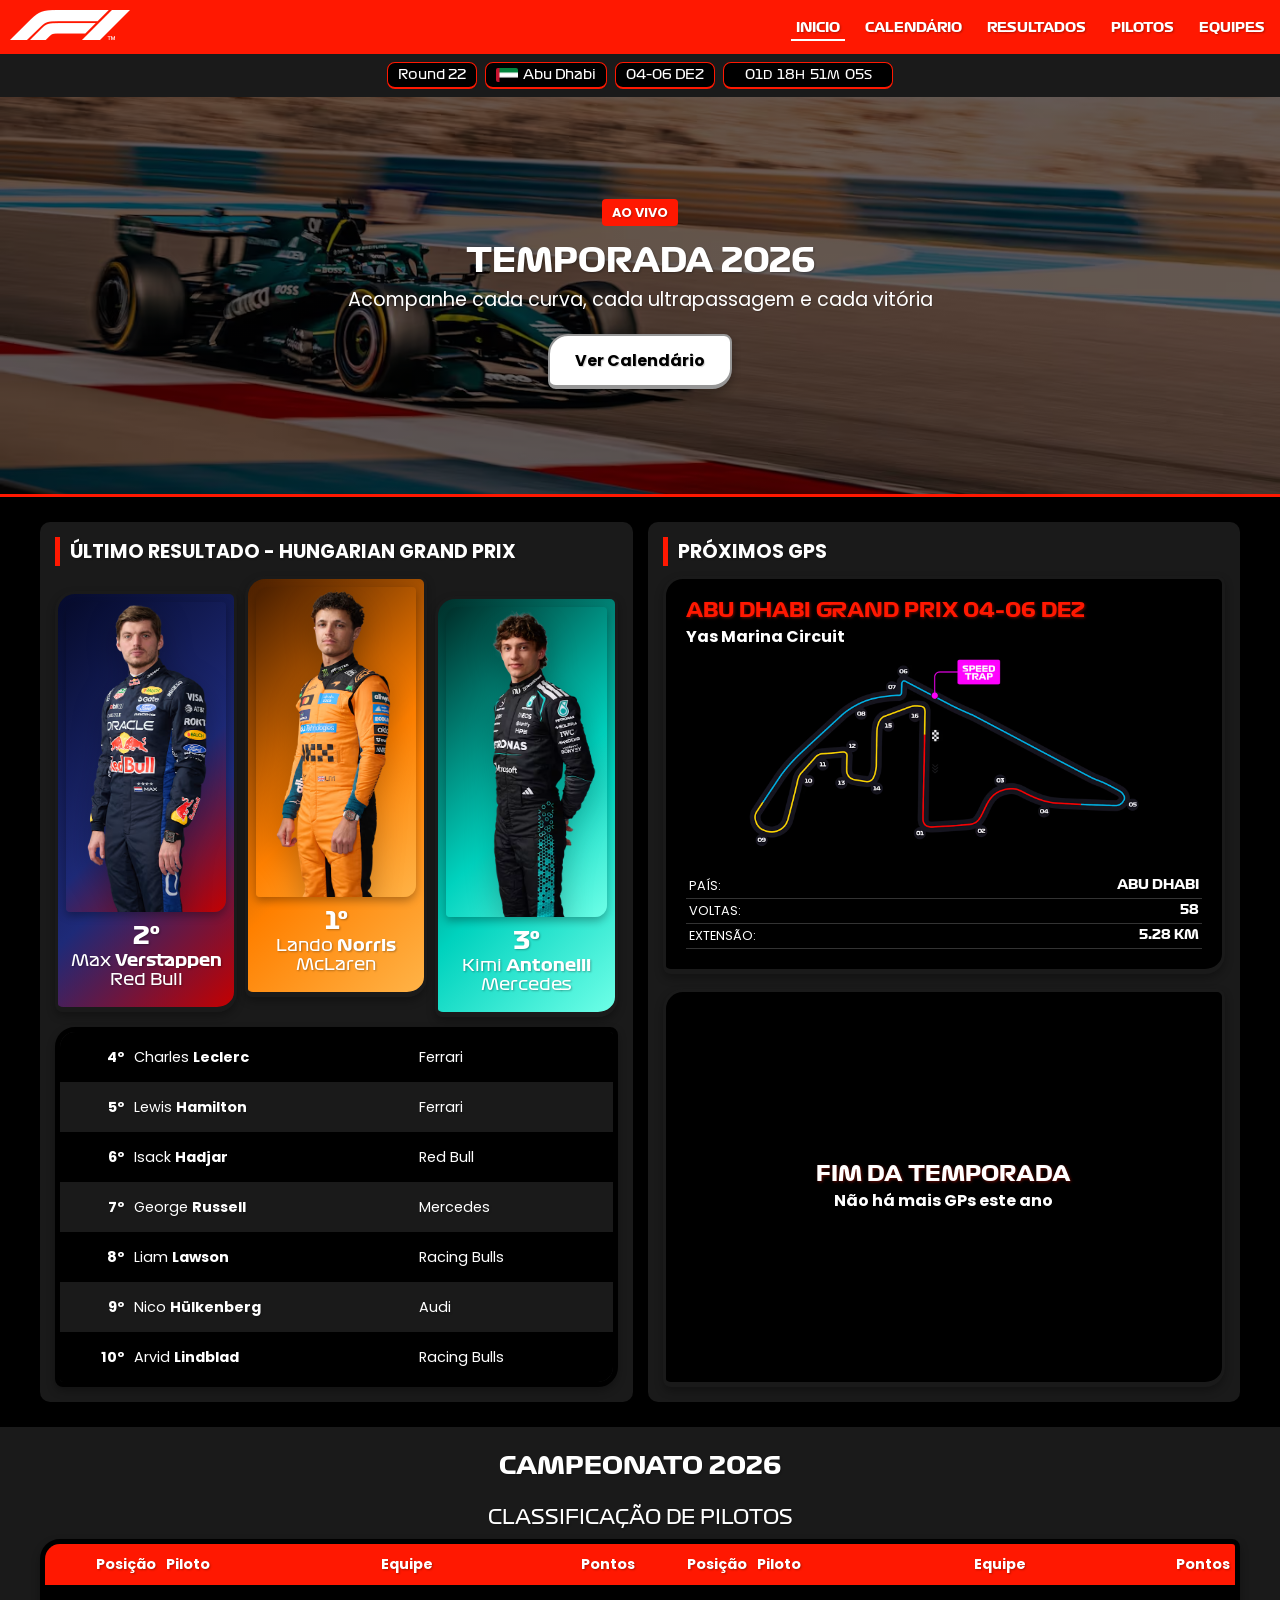
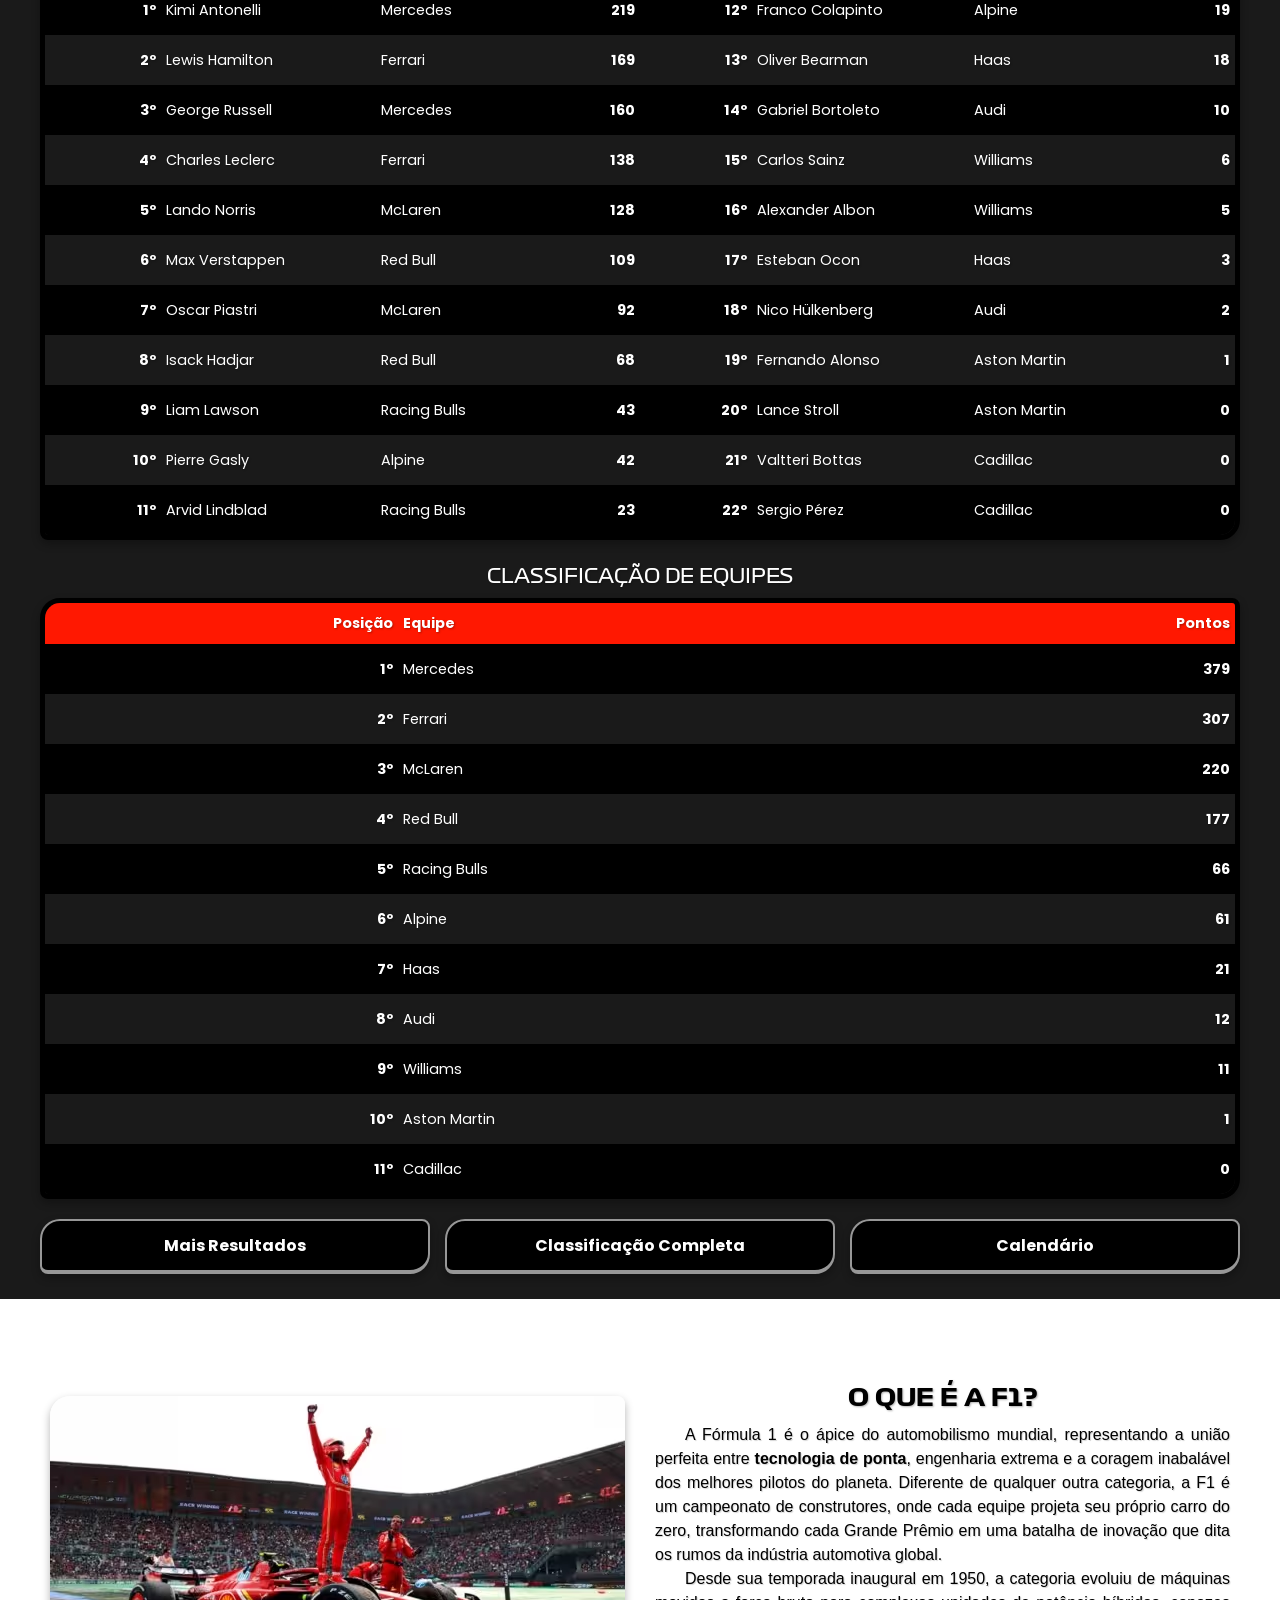
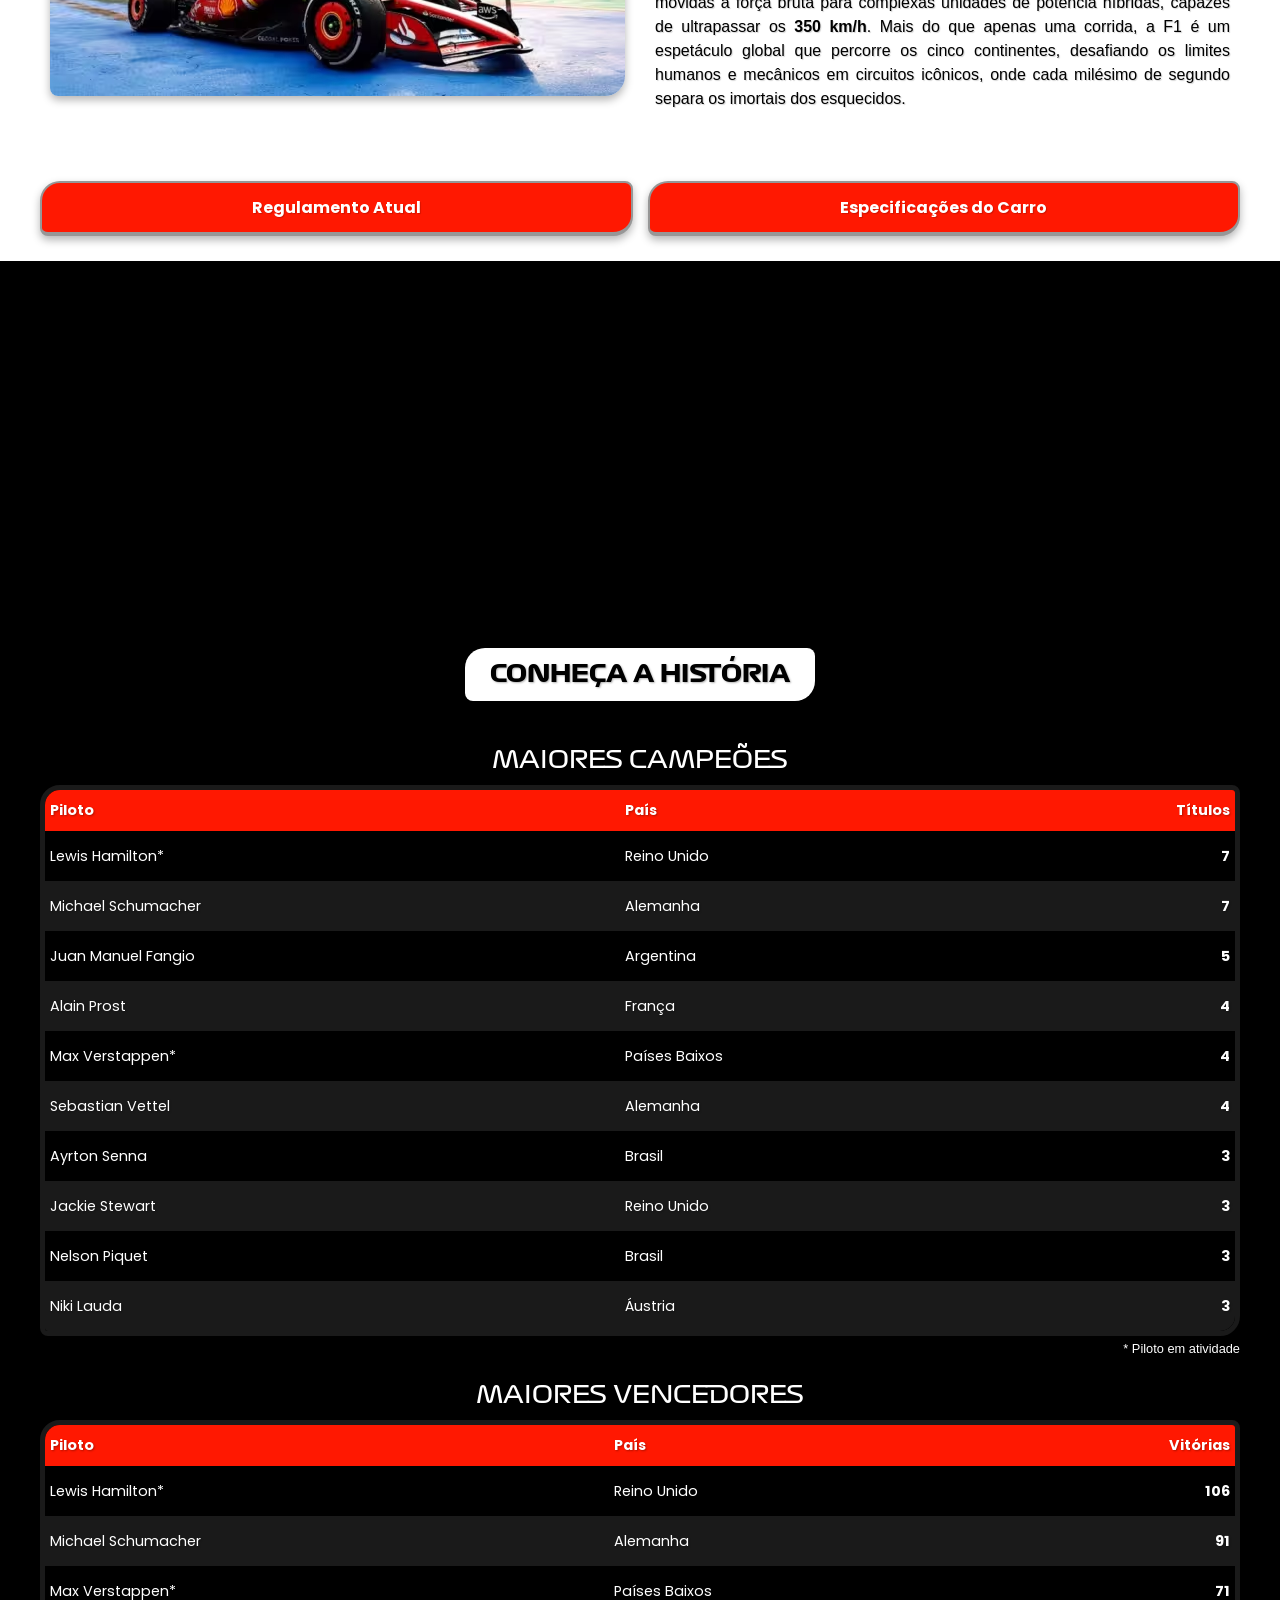
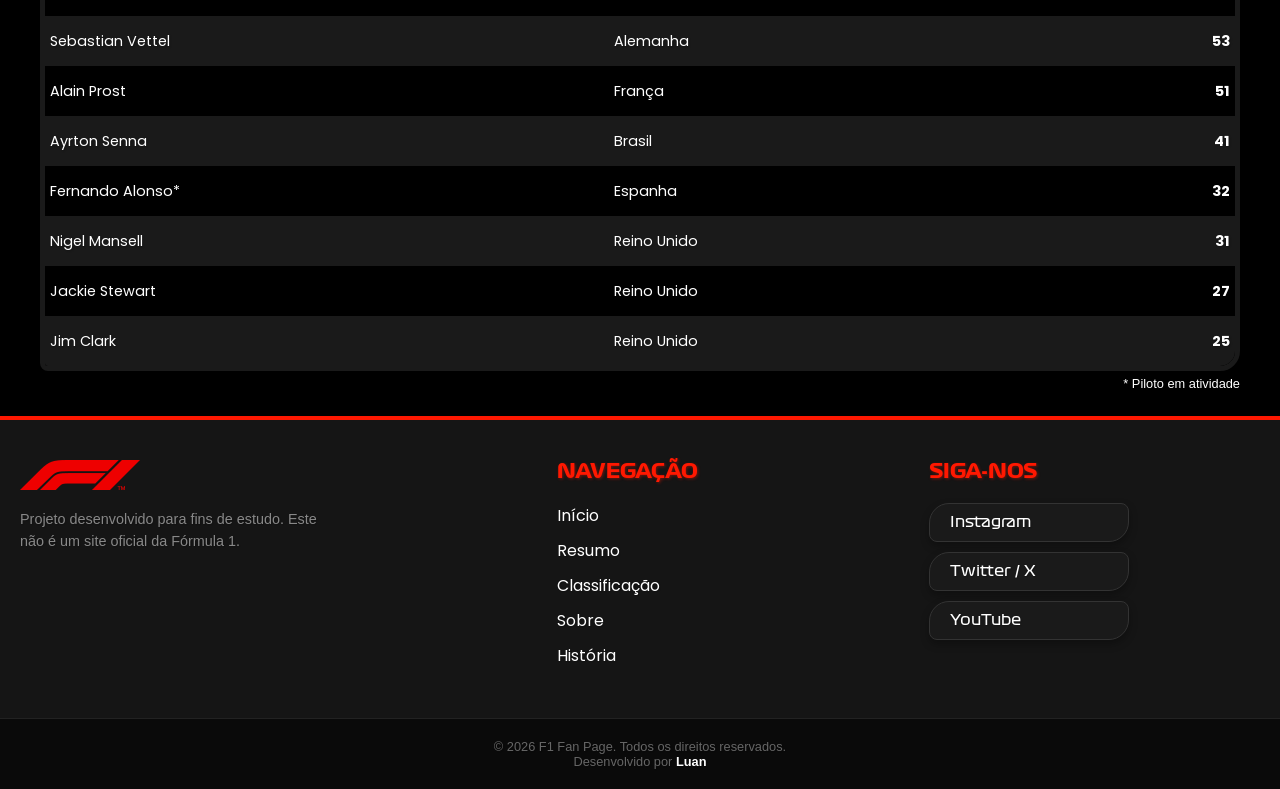
<file: index.html>
<!DOCTYPE html>
<html lang="pt-br">

<head>
    <meta charset="UTF-8">
    <meta name="viewport" content="width=device-width, initial-scale=1.0">
    <title>Formula 1</title>
    <link rel="shortcut icon" href="images/favicon.ico" type="image/x-icon">
    <link rel="stylesheet" href="styles/style.css">
    <link rel="stylesheet" href="styles/homePage.css">

</head>

<body class="page-home">

    <header class="header">
        <section class="header-container">
            <a href="index.html"><img src="images/f1-logo.png" alt="F1 Logo" class="logo header-logo"></a>
            <button class="hamburger" aria-label="Abrir Menu">
                <span></span>
                <span></span>
                <span></span>
            </button>
            <nav class="menu">
                <ul>
                    <li><a href="index.html" class="active">Inicio</a></li>
                    <li><a href="schedule.html">Calendário</a></li>
                    <li><a href="schedule.html">Resultados</a></li>
                    <li><a href="drivers.html">Pilotos</a></li>
                    <li><a href="teams.html">Equipes</a></li>
                </ul>
            </nav>
        </section>

        <section class="countdown-bar" id="countdown"></section>

    </header>


    <main class="index-main">

        <section class="hero index-hero" id="homeHero"></section>


        <section class="content summary" id="summary">

            <section class="last-result" id="lastResultContainer"></section>

            <section class="next-gp">
                <div class="gp-card-container" id="nextGpContainer"></div>
            </section>

        </section>


        <section class="content standings" id="standings"></section>


        <section class="content about" id="about">
            <div class="about-container">
                <div class="about-img-container"><img src="images/content/about-image.avif" alt="F1 History" 
                        loading="lazy"></div>
                <article>
                    <h2>O que é a F1?</h2>
                    <p>
                        A Fórmula 1 é o ápice do automobilismo mundial, representando a união perfeita entre
                        <strong>tecnologia de ponta</strong>, engenharia extrema e a coragem inabalável dos
                        melhores pilotos do planeta. Diferente de qualquer outra categoria, a F1 é um campeonato
                        de construtores, onde cada equipe projeta seu próprio carro do zero, transformando cada
                        Grande Prêmio em uma batalha de inovação que dita os rumos da indústria automotiva global.
                    </p>
                    <p>
                        Desde sua temporada inaugural em 1950, a categoria evoluiu de máquinas movidas a força
                        bruta para complexas unidades de potência híbridas, capazes de ultrapassar os <strong>350
                            km/h</strong>.
                        Mais do que apenas uma corrida, a F1 é um espetáculo global que percorre os cinco continentes,
                        desafiando os limites humanos e mecânicos em circuitos icônicos, onde cada milésimo de segundo
                        separa os imortais dos esquecidos.
                    </p>
                </article>
            </div>

            <div class="about-button-container">
                <a href="#" class="button about-button">Regulamento Atual</a>
                <a href="#" class="button about-button">Especificações do Carro</a>
            </div>
        </section>


        <section class="history" id="history"></section>
    </main>


    <footer>
        <div class="footer-container">

            <div class="footer-section logo-section">
                <img src="images/f1-logo.png" alt="F1 Logo" class="logo footer-logo">
                <p>Projeto desenvolvido para fins de estudo. Este não é um site oficial da Fórmula 1.</p>
            </div>

            <div class="footer-section links-section">
                <h3>Navegação</h3>
                <ul>
                    <li><a href="#">Início</a></li>
                    <li><a href="#summary">Resumo</a></li>
                    <li><a href="#standings">Classificação</a></li>
                    <li><a href="#about">Sobre</a></li>
                    <li><a href="#history">História</a></li>
                </ul>
            </div>

            <div class="footer-section social-section">
                <h3>Siga-nos</h3>
                <div class="social-icons">
                    <a href="#" class="social-link">Instagram</a>
                    <a href="#" class="social-link">Twitter / X</a>
                    <a href="#" class="social-link">YouTube</a>
                </div>
            </div>
        </div>

        <div class="footer-bottom">
            <p>&copy; 2026 F1 Fan Page. Todos os direitos reservados.</p>
            <p>Desenvolvido por <strong>Luan</strong></p>
        </div>
    </footer>

    <script type="module" src="js/pages/homePage.js"></script>

</body>

</html>
</file>
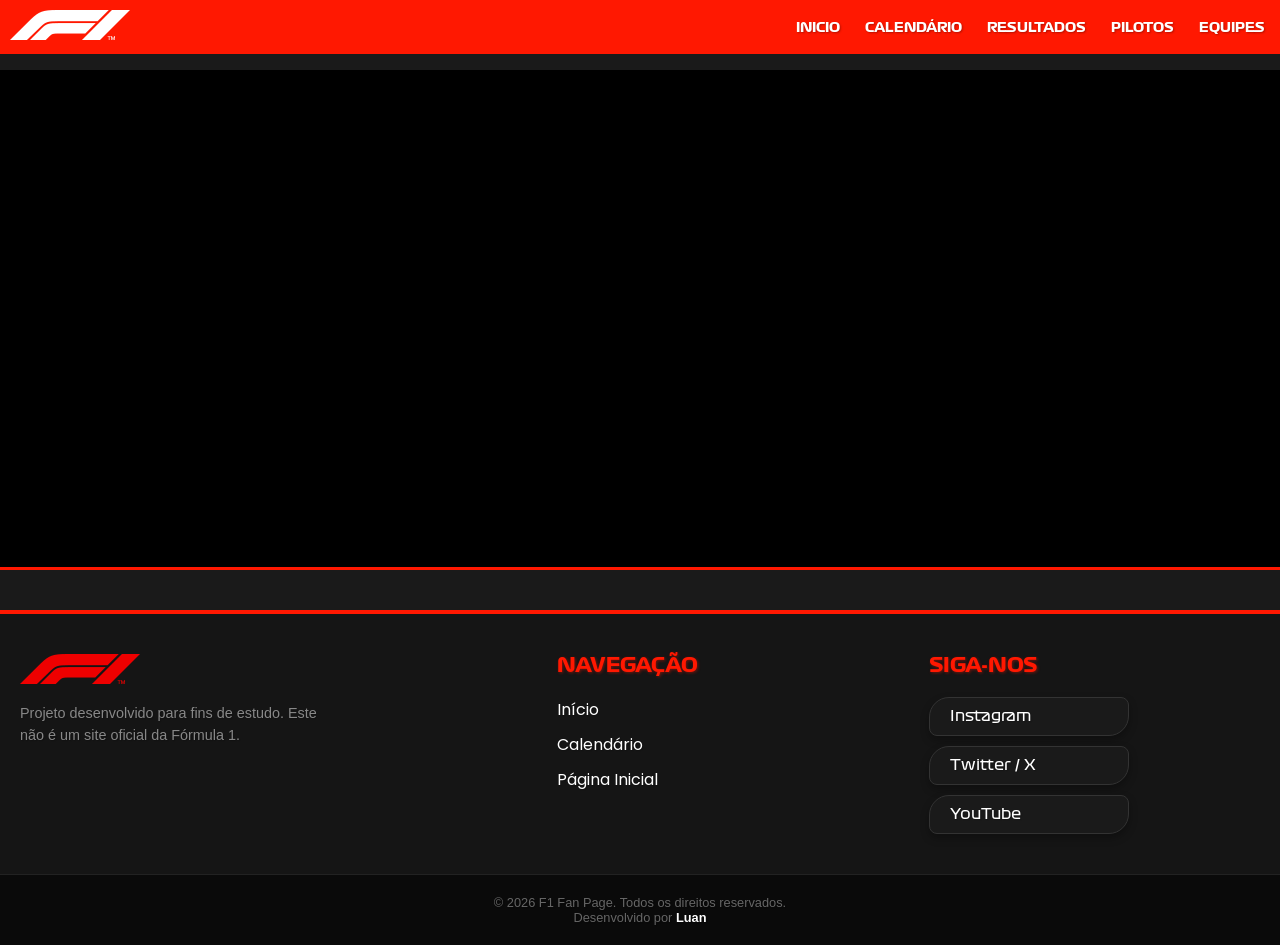
<file: circuit.html>
<!DOCTYPE html>
<html lang="pt-br">

<head>
    <meta charset="UTF-8">
    <meta name="viewport" content="width=device-width, initial-scale=1.0">
    <title>Document</title>
    <link rel="shortcut icon" href="images/favicon.ico" type="image/x-icon">
    <link rel="stylesheet" href="styles/style.css">
    <link rel="stylesheet" href="styles/circuitPage.css">
</head>

<body class="page-circuit">
    <header class="header">
        <section class="header-container">
            <a href="index.html"><img src="images/f1-logo.png" alt="F1 Logo" class="logo header-logo"></a>
            <button class="hamburger" aria-label="Abrir Menu">
                <span></span>
                <span></span>
                <span></span>
            </button>
            <nav class="menu">
                <ul>
                    <li><a href="index.html">Inicio</a></li>
                    <li><a href="schedule.html">Calendário</a></li>
                    <li><a href="schedule.html">Resultados</a></li>
                    <li><a href="drivers.html">Pilotos</a></li>
                    <li><a href="teams.html">Equipes</a></li>
                </ul>
            </nav>
        </section>

        <section class="countdown-bar" id="countdown"></section>

    </header>


    <main class="circuit-main">
        <section class="circuit-hero" id="circuitHero"></section>

        <div id="circuitContainer"></div>

        <section class="circuit-results" id="circuitResults"></section>
    </main>


    <footer>
        <div class="footer-container">

            <div class="footer-section logo-section">
                <img src="images/f1-logo.png" alt="F1 Logo" class="logo footer-logo">
                <p>Projeto desenvolvido para fins de estudo. Este não é um site oficial da Fórmula 1.</p>
            </div>

            <div class="footer-section links-section">
                <h3>Navegação</h3>
                <ul>
                    <li><a href="#">Início</a></li>
                    <li><a href="schedule.html">Calendário</a></li>
                    <li><a href="index.html">Página Inicial</a></li>
                    
                </ul>
            </div>

            <div class="footer-section social-section">
                <h3>Siga-nos</h3>
                <div class="social-icons">
                    <a href="#" class="social-link">Instagram</a>
                    <a href="#" class="social-link">Twitter / X</a>
                    <a href="#" class="social-link">YouTube</a>
                </div>
            </div>
        </div>

        <div class="footer-bottom">
            <p>&copy; 2026 F1 Fan Page. Todos os direitos reservados.</p>
            <p>Desenvolvido por <strong>Luan</strong></p>
        </div>
    </footer>

    <script type="module" src="js/pages/circuitPage.js"></script>
</body>

</html>
</file>
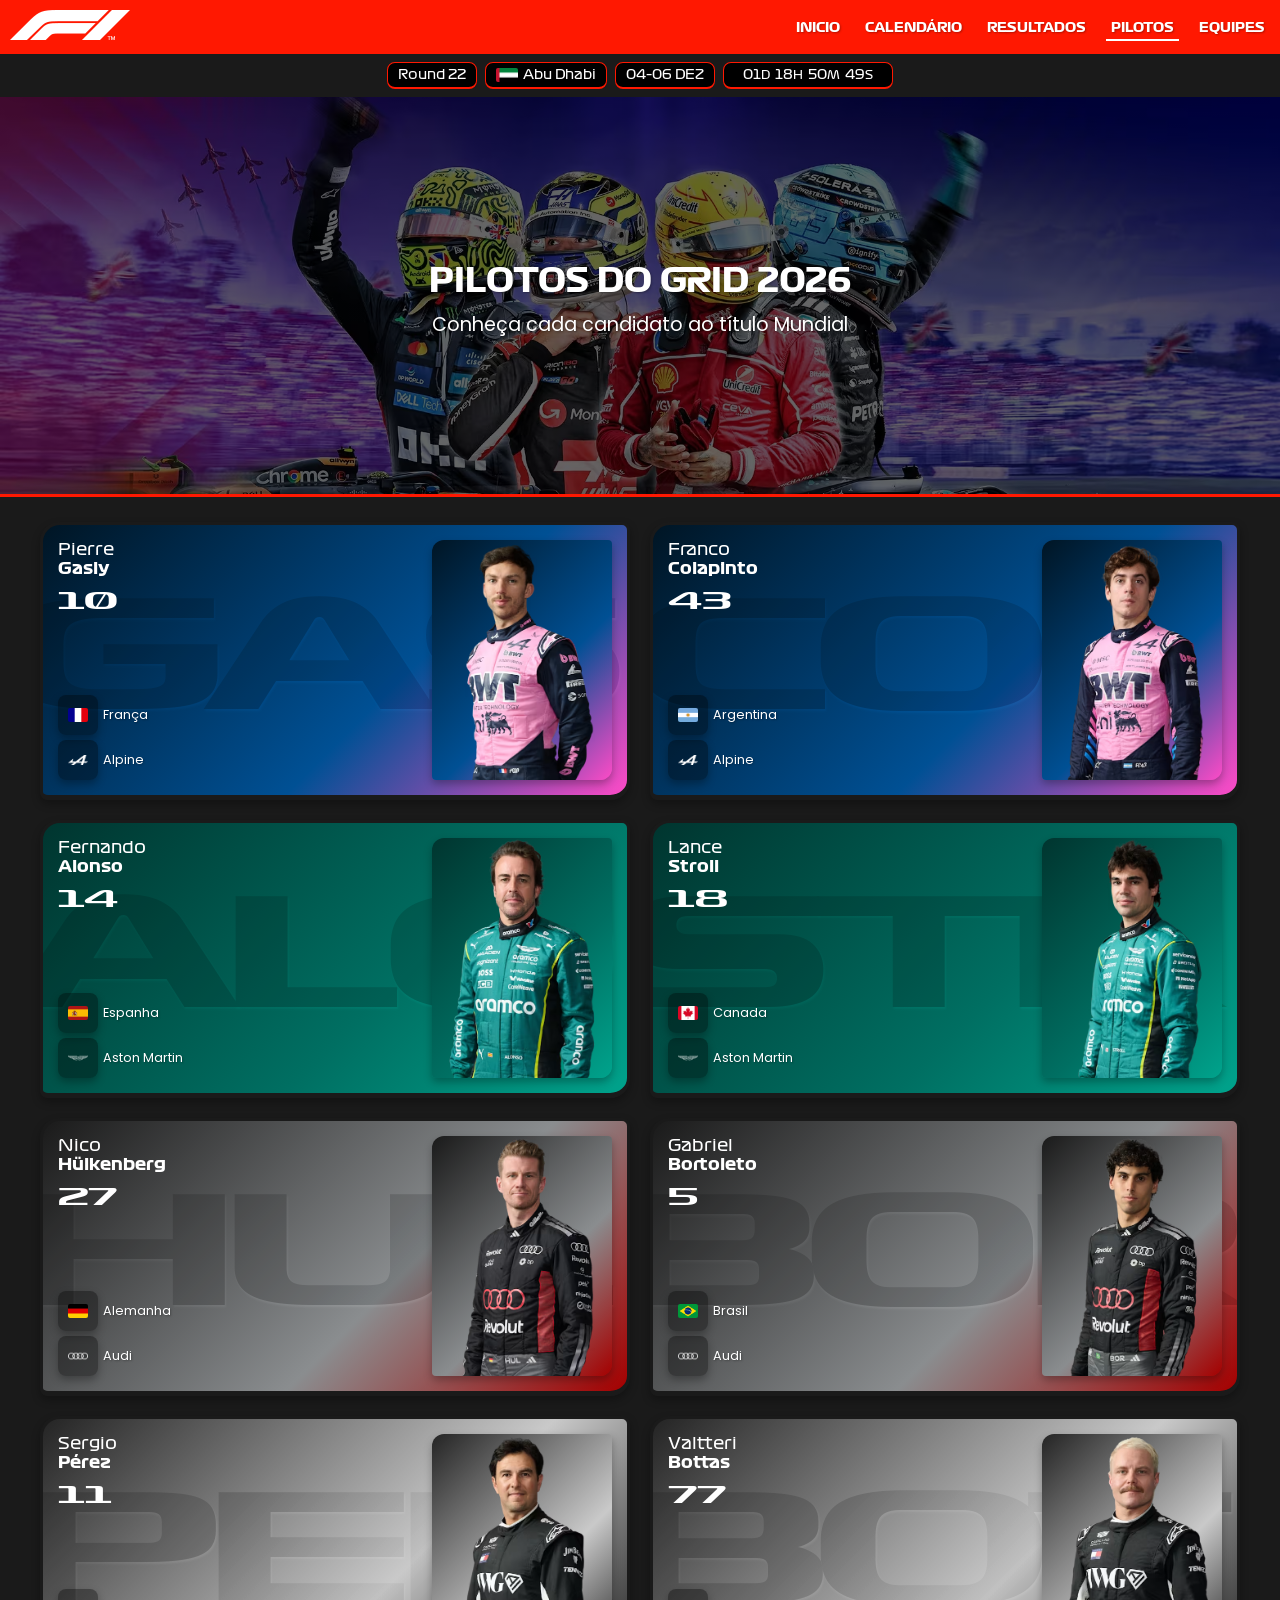
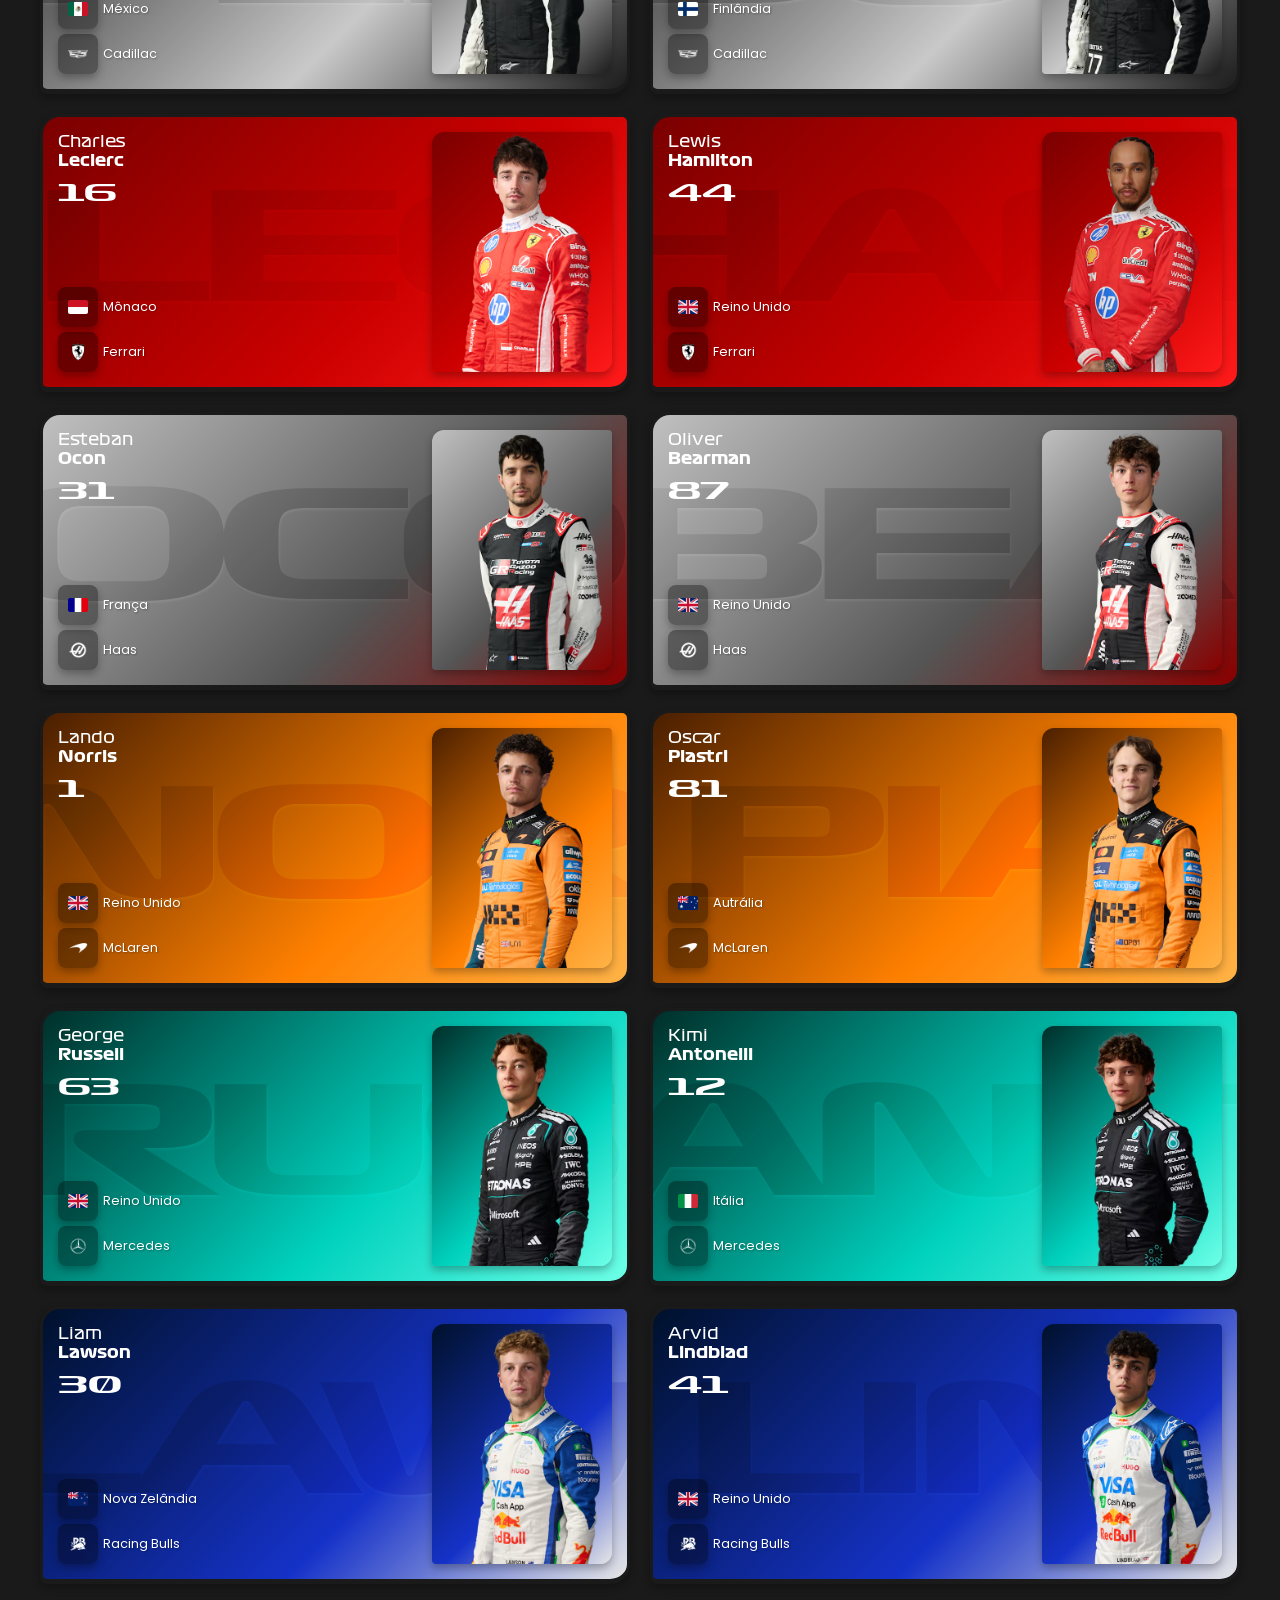
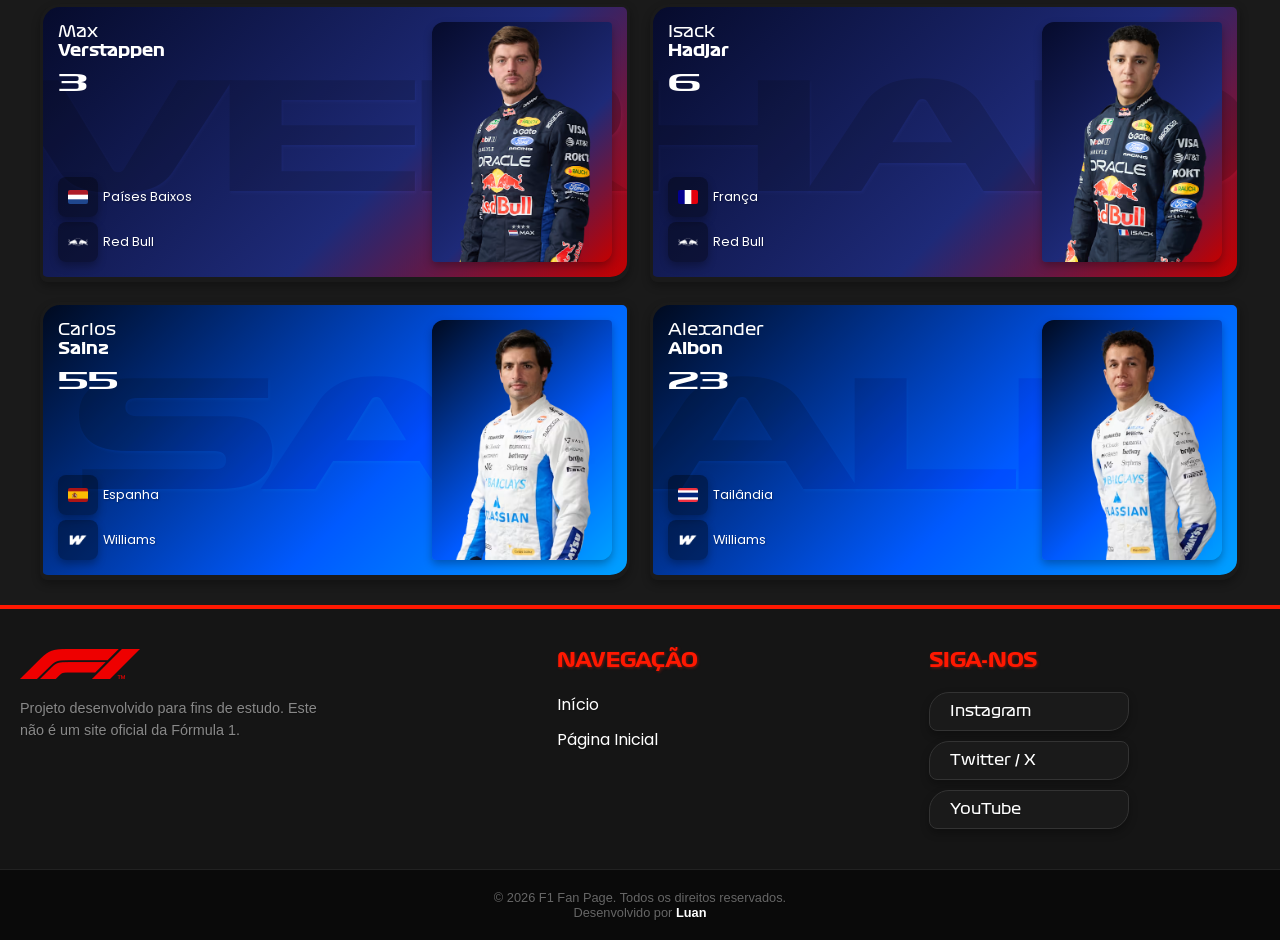
<file: drivers.html>
<!DOCTYPE html>
<html lang="pt-br">

<head>
    <meta charset="UTF-8">
    <meta name="viewport" content="width=device-width, initial-scale=1.0">
    <title>Pilotos</title>
    <link rel="shortcut icon" href="images/favicon.ico" type="image/x-icon">
    <link rel="stylesheet" href="styles/style.css">
    <link rel="stylesheet" href="styles/driversPage.css">
</head>

<body class="page-drivers">
    <header class="header">
        <section class="header-container">
            <a href="index.html"><img src="images/f1-logo.png" alt="F1 Logo" class="logo header-logo"></a>
            <button class="hamburger" aria-label="Abrir Menu">
                <span></span>
                <span></span>
                <span></span>
            </button>
            <nav class="menu">
                <ul>
                    <li><a href="index.html">Inicio</a></li>
                    <li><a href="schedule.html">Calendário</a></li>
                    <li><a href="schedule.html">Resultados</a></li>
                    <li><a href="drivers.html" class="active">Pilotos</a></li>
                    <li><a href="teams.html">Equipes</a></li>
                </ul>
            </nav>
        </section>

        <section class="countdown-bar" id="countdown"></section>

    </header>


    <main class="drivers-main">

        <section id="driverHero" class="hero drivers-hero"></section>

        <!-- Container onde o JS vai inserir os cards -->
        <div class="drivers-card-container" id="driversCardContainer"></div>
    </main>


    <footer>
        <div class="footer-container">

            <div class="footer-section logo-section">
                <img src="images/f1-logo.png" alt="F1 Logo" class="logo footer-logo">
                <p>Projeto desenvolvido para fins de estudo. Este não é um site oficial da Fórmula 1.</p>
            </div>

            <div class="footer-section links-section">
                <h3>Navegação</h3>
                <ul>
                    <li><a href="#">Início</a></li>
                    <li><a href="index.html">Página Inicial</a></li>
                </ul>
            </div>

            <div class="footer-section social-section">
                <h3>Siga-nos</h3>
                <div class="social-icons">
                    <a href="#" class="social-link">Instagram</a>
                    <a href="#" class="social-link">Twitter / X</a>
                    <a href="#" class="social-link">YouTube</a>
                </div>
            </div>
        </div>

        <div class="footer-bottom">
            <p>&copy; 2026 F1 Fan Page. Todos os direitos reservados.</p>
            <p>Desenvolvido por <strong>Luan</strong></p>
        </div>
    </footer>

    <script type="module" src="js/pages/driversPage.js"></script>
</body>
</file>
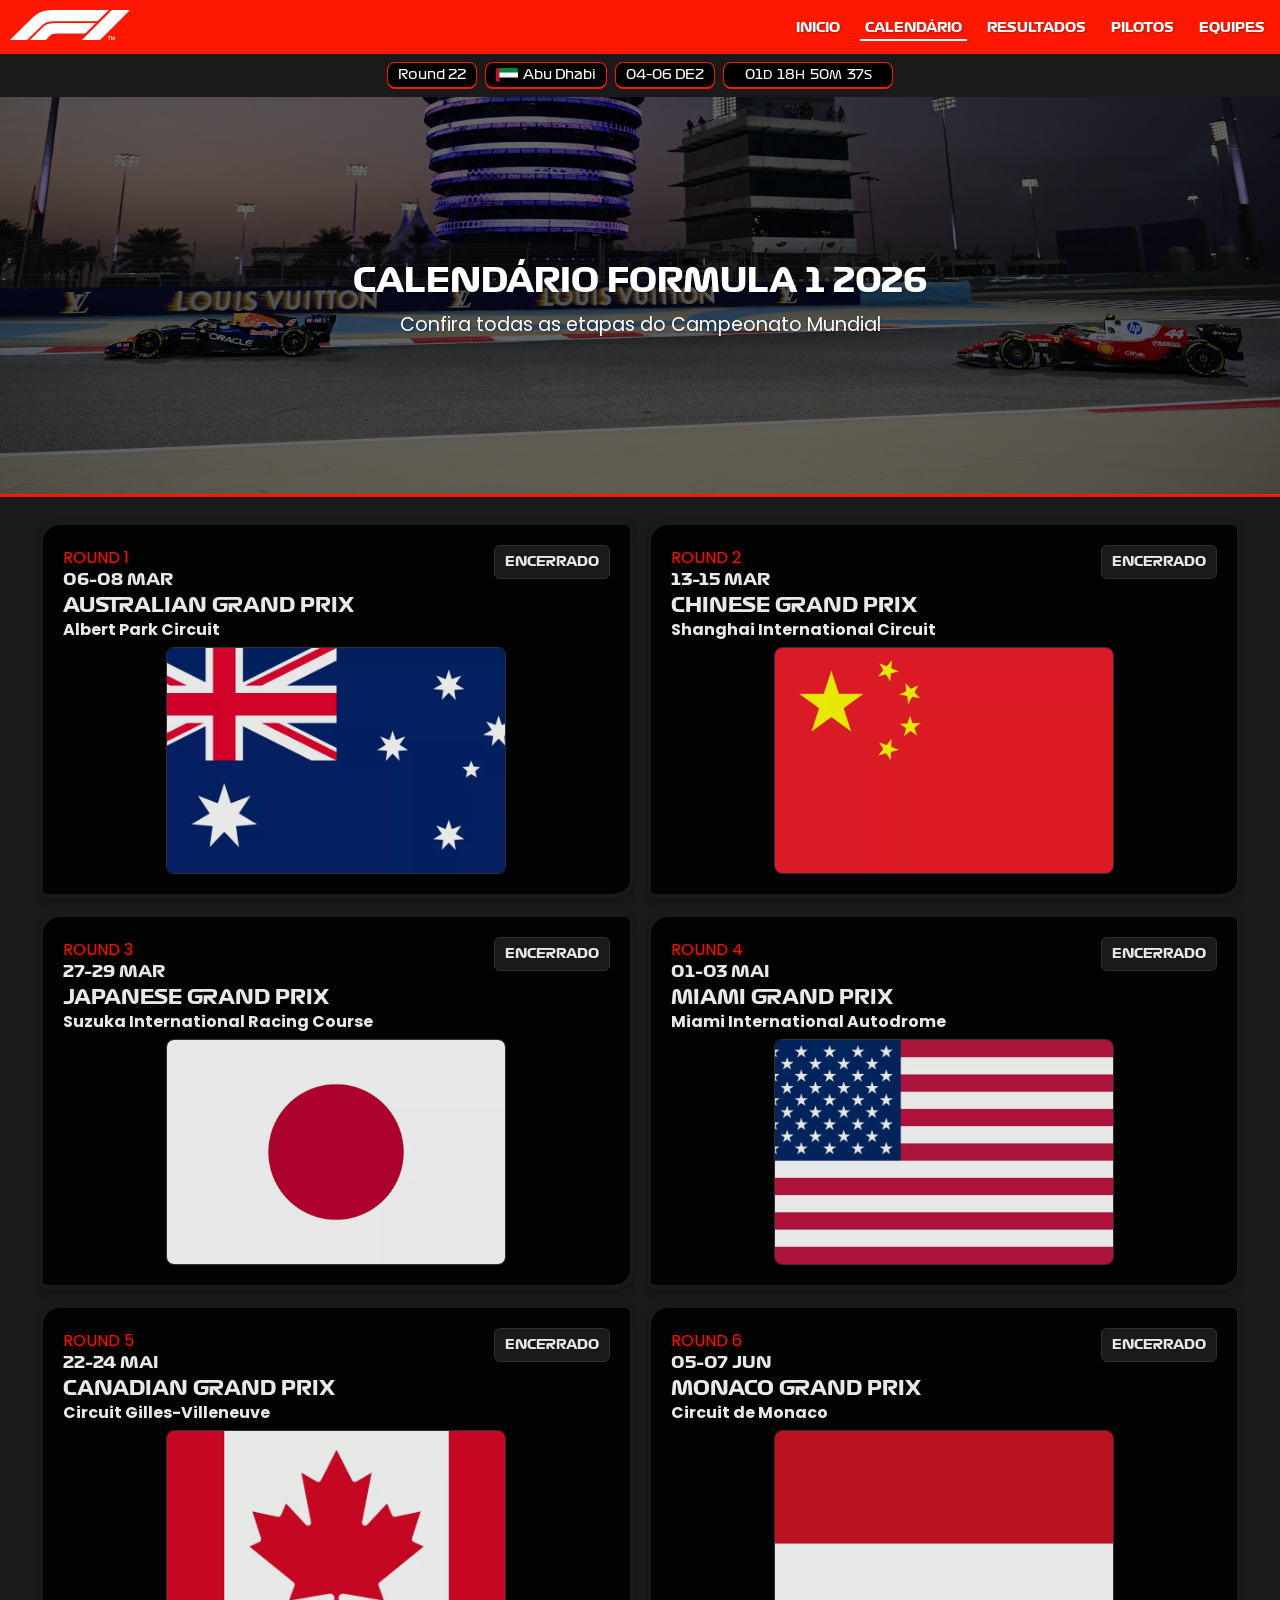
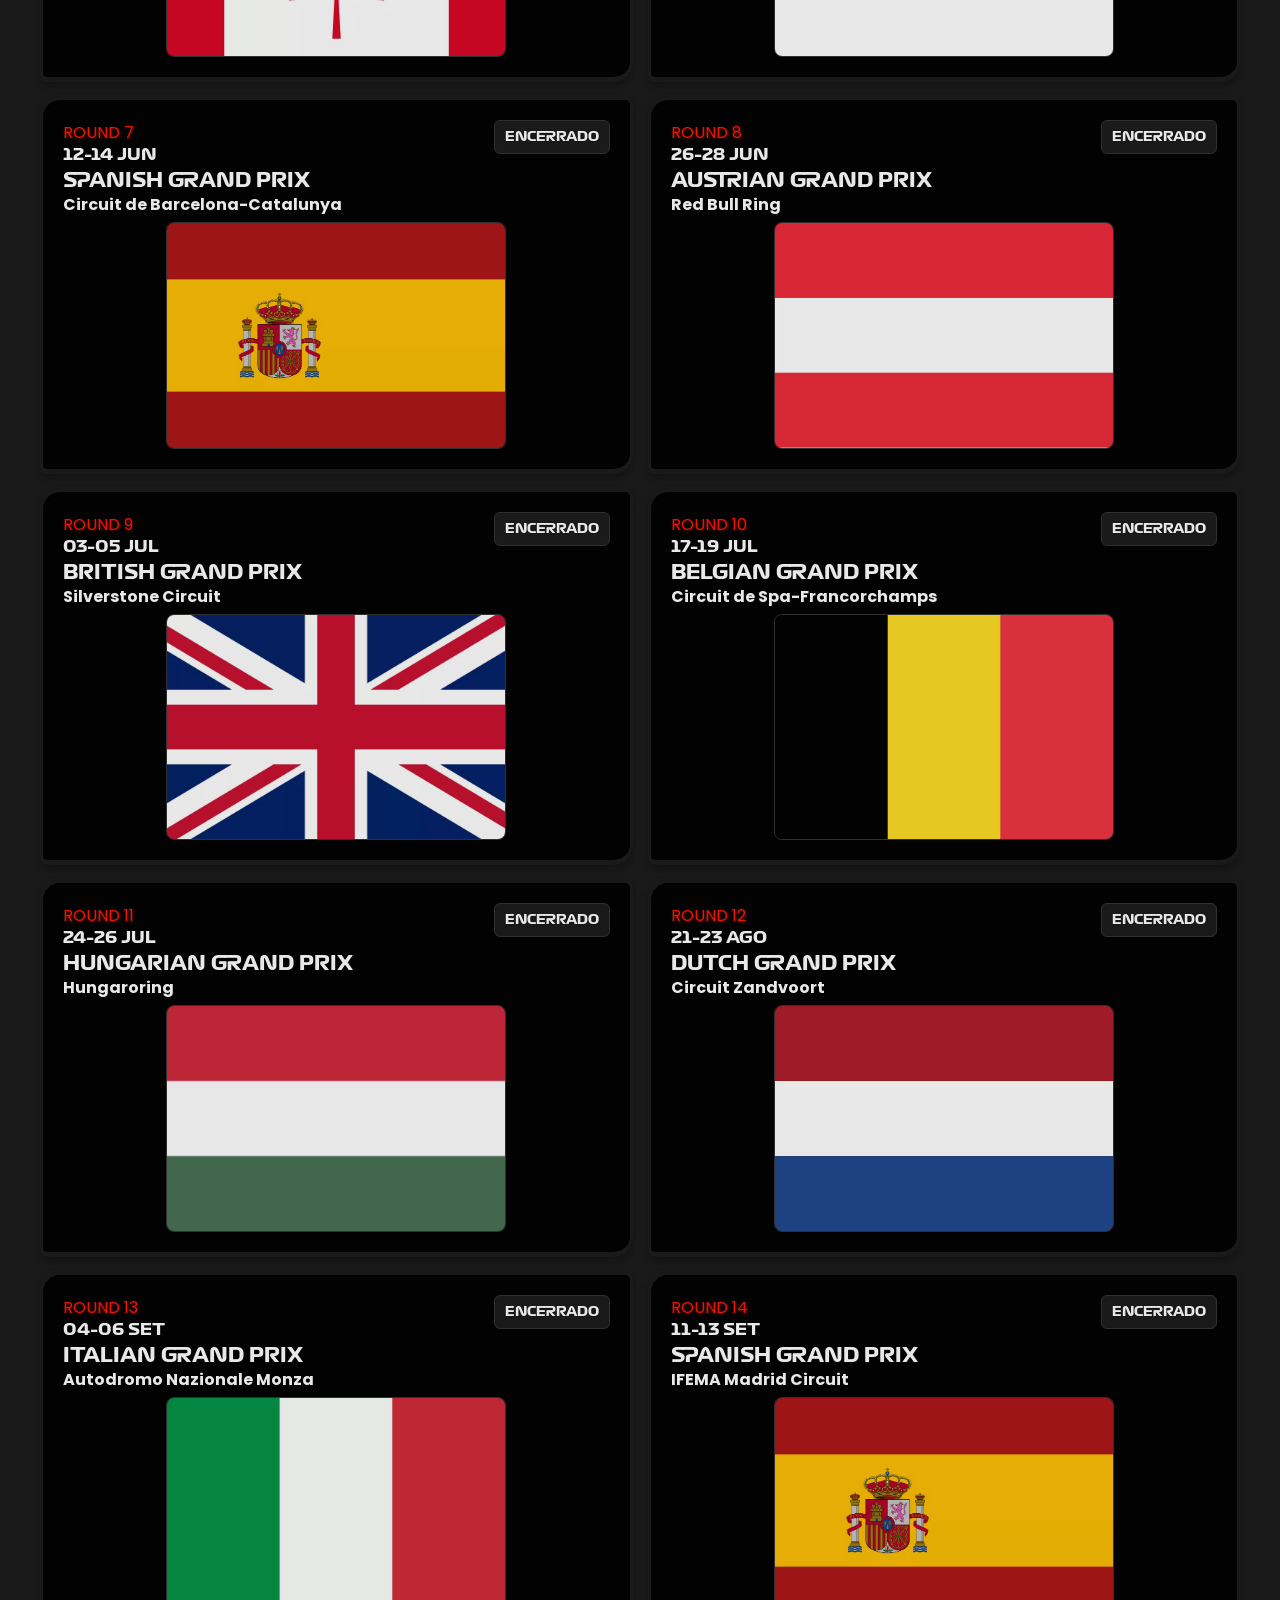
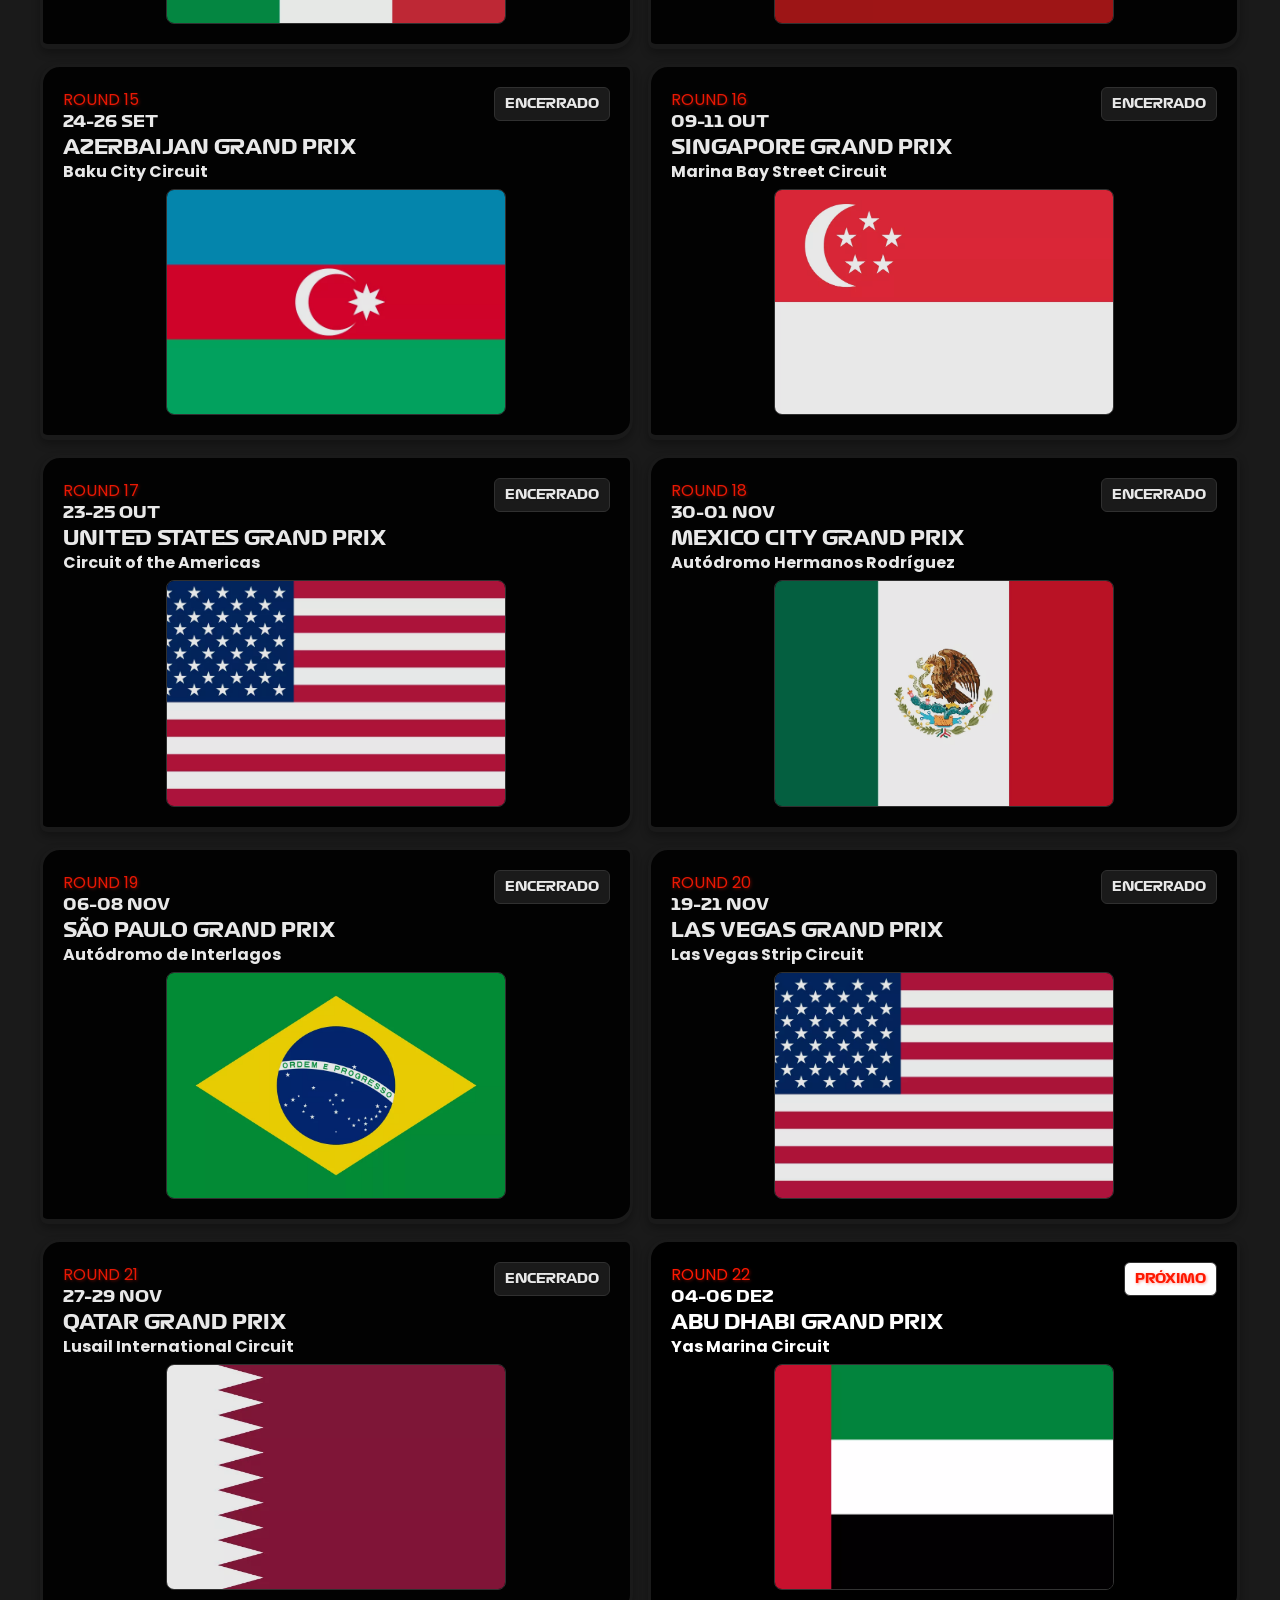
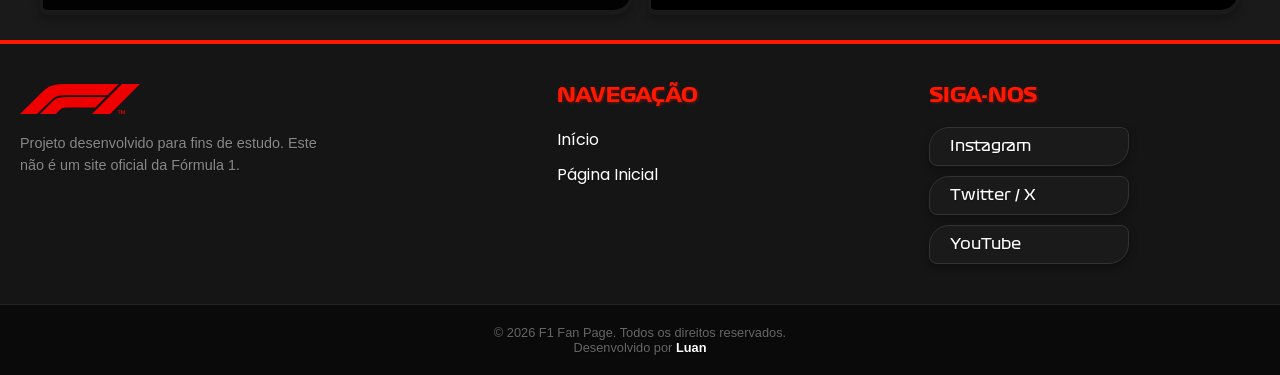
<file: schedule.html>
<!DOCTYPE html>
<html lang="pt-br">

<head>
    <meta charset="UTF-8">
    <meta name="viewport" content="width=device-width, initial-scale=1.0">
    <title>Calendário</title>
    <link rel="shortcut icon" href="images/favicon.ico" type="image/x-icon">
    <link rel="stylesheet" href="styles/style.css">
    <link rel="stylesheet" href="styles/schedulePage.css">
</head>

<body class="page-schedule">
    <header class="header">
        <section class="header-container">
            <a href="index.html"><img src="images/f1-logo.png" alt="F1 Logo" class="logo header-logo"></a>
            <button class="hamburger" aria-label="Abrir Menu">
                <span></span>
                <span></span>
                <span></span>
            </button>
            <nav class="menu">
                <ul>
                    <li><a href="index.html">Inicio</a></li>
                    <li><a href="schedule.html" class="active">Calendário</a></li>
                    <li><a href="schedule.html">Resultados</a></li>
                    <li><a href="drivers.html">Pilotos</a></li>
                    <li><a href="teams.html">Equipes</a></li>
                </ul>
            </nav>
        </section>

        <section class="countdown-bar" id="countdown"></section>

    </header>


    <main class="schedule-main">

        <section id="scheduleHero" class="hero schedule-hero"></section>

        <!-- Container onde o JS vai inserir os cards -->
        <div class="schedule-gp-card-container" id="scheduleGpContainer"></div>
    </main>


    <footer>
        <div class="footer-container">

            <div class="footer-section logo-section">
                <img src="images/f1-logo.png" alt="F1 Logo" class="logo footer-logo">
                <p>Projeto desenvolvido para fins de estudo. Este não é um site oficial da Fórmula 1.</p>
            </div>

            <div class="footer-section links-section">
                <h3>Navegação</h3>
                <ul>
                    <li><a href="#">Início</a></li>
                    <li><a href="index.html">Página Inicial</a></li>
                </ul>
            </div>

            <div class="footer-section social-section">
                <h3>Siga-nos</h3>
                <div class="social-icons">
                    <a href="#" class="social-link">Instagram</a>
                    <a href="#" class="social-link">Twitter / X</a>
                    <a href="#" class="social-link">YouTube</a>
                </div>
            </div>
        </div>

        <div class="footer-bottom">
            <p>&copy; 2026 F1 Fan Page. Todos os direitos reservados.</p>
            <p>Desenvolvido por <strong>Luan</strong></p>
        </div>
    </footer>

    <script type="module" src="js/pages/schedulePage.js"></script>

</body>

</html>
</file>
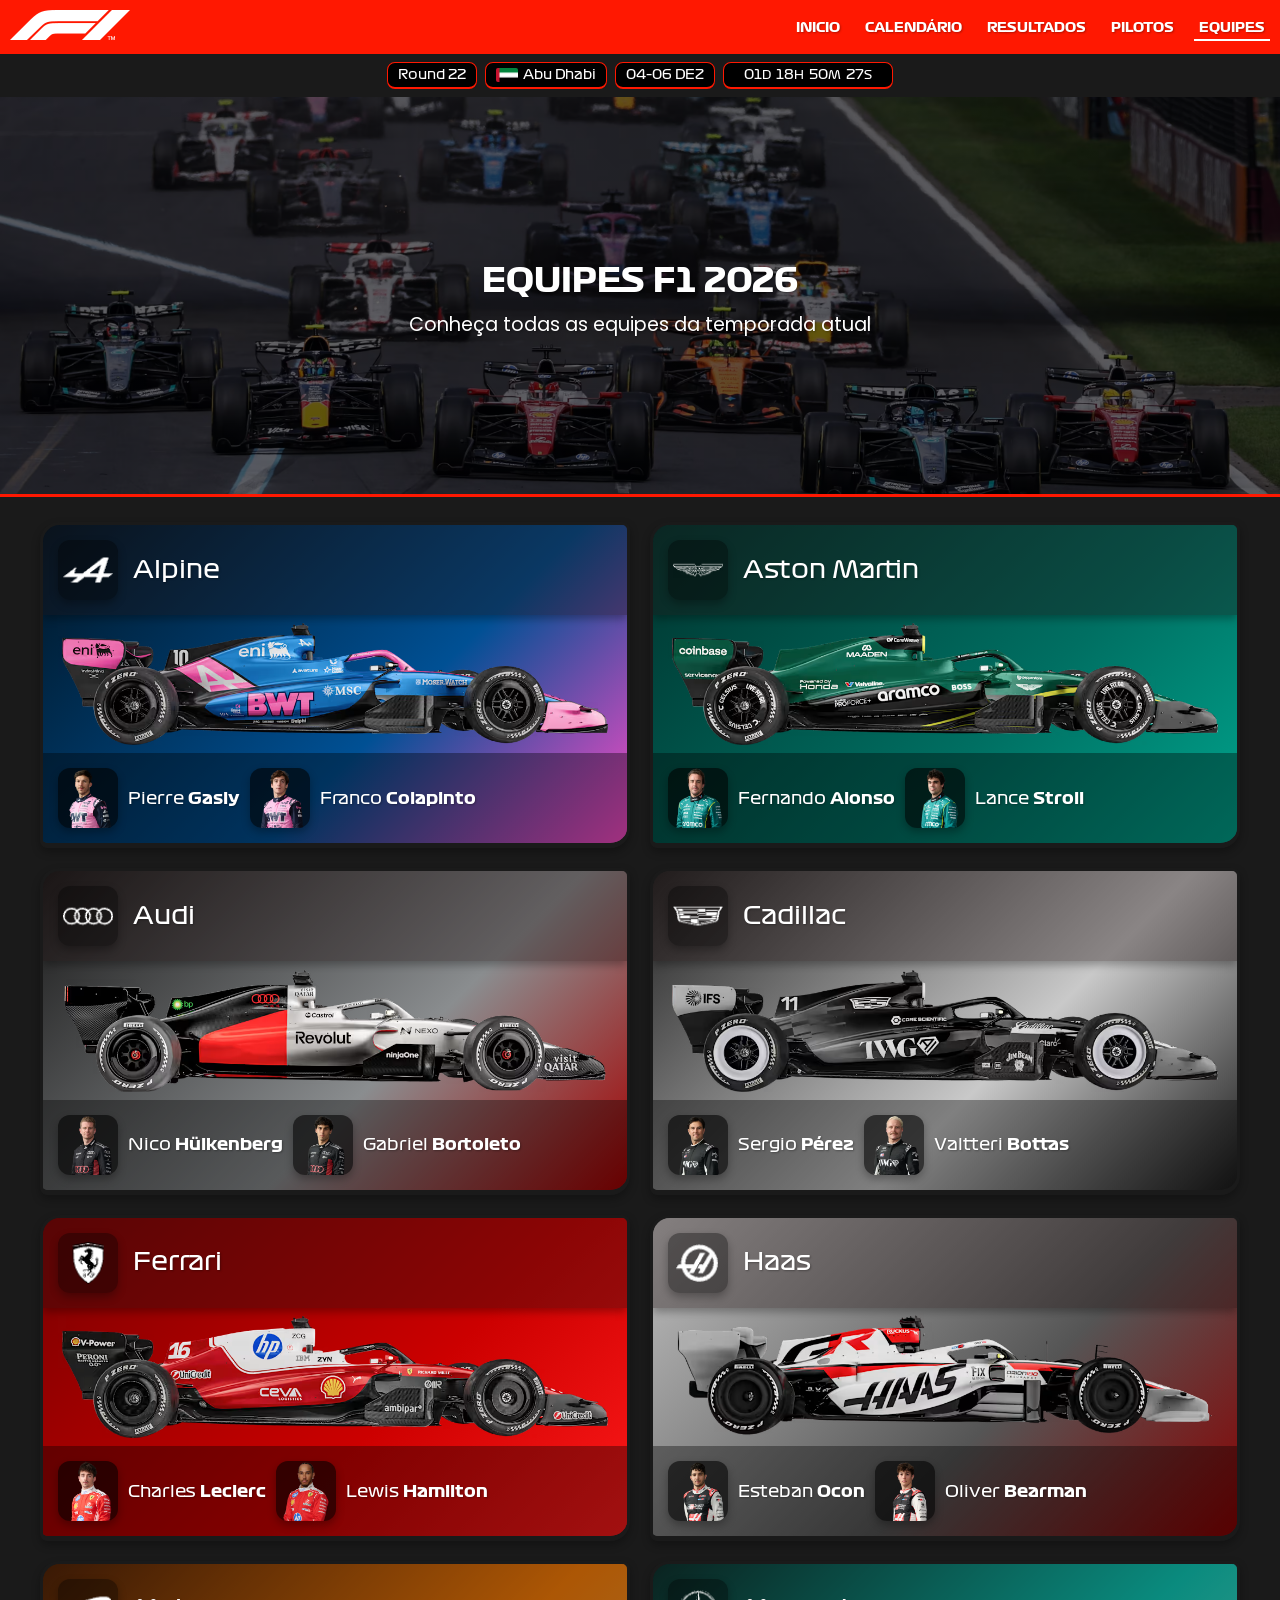
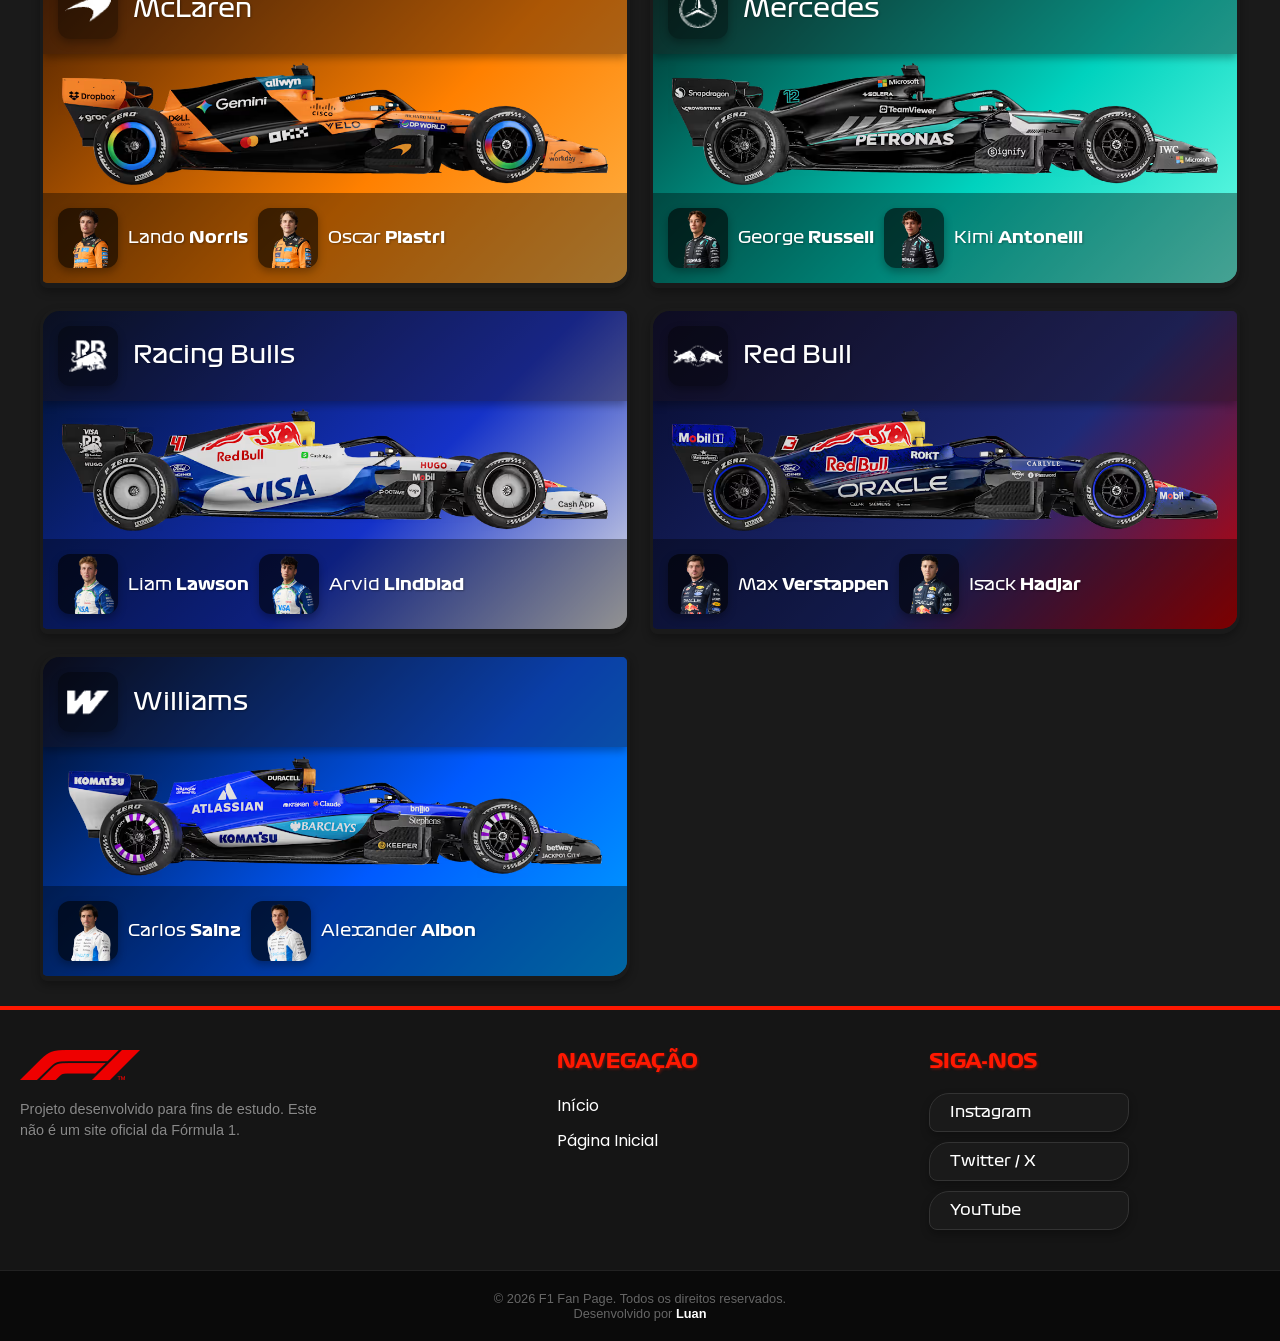
<file: teams.html>
<!DOCTYPE html>
<html lang="pt-br">

<head>
    <meta charset="UTF-8">
    <meta name="viewport" content="width=device-width, initial-scale=1.0">
    <title>Equipes</title>
    <link rel="shortcut icon" href="images/favicon.ico" type="image/x-icon">
    <link rel="stylesheet" href="styles/style.css">
    <link rel="stylesheet" href="styles/teamsPage.css">
</head>

<body class="page-teams">
    <header class="header">
        <section class="header-container">
            <a href="index.html"><img src="images/f1-logo.png" alt="F1 Logo" class="logo header-logo"></a>
            <button class="hamburger" aria-label="Abrir Menu">
                <span></span>
                <span></span>
                <span></span>
            </button>
            <nav class="menu">
                <ul>
                    <li><a href="index.html">Inicio</a></li>
                    <li><a href="schedule.html">Calendário</a></li>
                    <li><a href="schedule.html">Resultados</a></li>
                    <li><a href="drivers.html">Pilotos</a></li>
                    <li><a href="teams.html" class="active">Equipes</a></li>
                </ul>
            </nav>
        </section>

        <section class="countdown-bar" id="countdown"></section>

    </header>


    <main class="teams-main">

        <section id="teamsHero" class="hero teams-hero"></section>


        <!-- Container onde o JS vai inserir os cards -->
        <div class="teams-card-container" id="teamsCardContainer"></div>
    </main>


    <footer>
        <div class="footer-container">

            <div class="footer-section logo-section">
                <img src="images/f1-logo.png" alt="F1 Logo" class="logo footer-logo">
                <p>Projeto desenvolvido para fins de estudo. Este não é um site oficial da Fórmula 1.</p>
            </div>

            <div class="footer-section links-section">
                <h3>Navegação</h3>
                <ul>
                    <li><a href="#">Início</a></li>
                    <li><a href="index.html">Página Inicial</a></li>
                </ul>
            </div>

            <div class="footer-section social-section">
                <h3>Siga-nos</h3>
                <div class="social-icons">
                    <a href="#" class="social-link">Instagram</a>
                    <a href="#" class="social-link">Twitter / X</a>
                    <a href="#" class="social-link">YouTube</a>
                </div>
            </div>
        </div>

        <div class="footer-bottom">
            <p>&copy; 2026 F1 Fan Page. Todos os direitos reservados.</p>
            <p>Desenvolvido por <strong>Luan</strong></p>
        </div>
    </footer>

    <script type="module" src="js/pages/teamsPage.js"></script>

</body>
</file>
<file: styles/style.css>
@import url("layout/common/base.css");
@import url("layout/common/header.css");
@import url("layout/common/countdown.css");
@import url("layout/common/footer.css");

@import url("responsive/responsive-base.css");
</file>
<file: styles/homePage.css>
@import url("layout/index/page-home.css");

@import url("layout/index/index-hero.css");

@import url("layout/index/index-main/index-main.css");
@import url("layout/index/index-main/summary.css");
@import url("layout/index/index-main/standings.css");
@import url("layout/index/index-main/about.css");
@import url("layout/index/index-main/history.css");

@import url("responsive/responsive-index.css");
</file>
<file: styles/circuitPage.css>
@import url("layout/circuit/page-circuit.css");
@import url("layout/circuit/circuit-hero.css");
@import url("layout/circuit/circuit-main.css");

@import url("responsive/responsive-circuit.css");
</file>
<file: styles/driversPage.css>
@import url("layout/drivers/page-drivers.css");
@import url("layout/drivers/drivers-hero.css");
@import url("layout/drivers/drivers-main.css");

@import url("responsive/responsive-drivers.css");
</file>
<file: styles/schedulePage.css>
@import url("layout/schedule/page-schedule.css");
@import url("layout/schedule/schedule-hero.css");
@import url("layout/schedule/schedule-main.css");

@import url("responsive/responsive-schedule.css");
</file>
<file: styles/teamsPage.css>
@import url("layout/teams/page-teams.css");
@import url("layout/teams/teams-hero.css");
@import url("layout/teams/teams-main.css");

@import url("responsive/responsive-teams.css");
</file>
